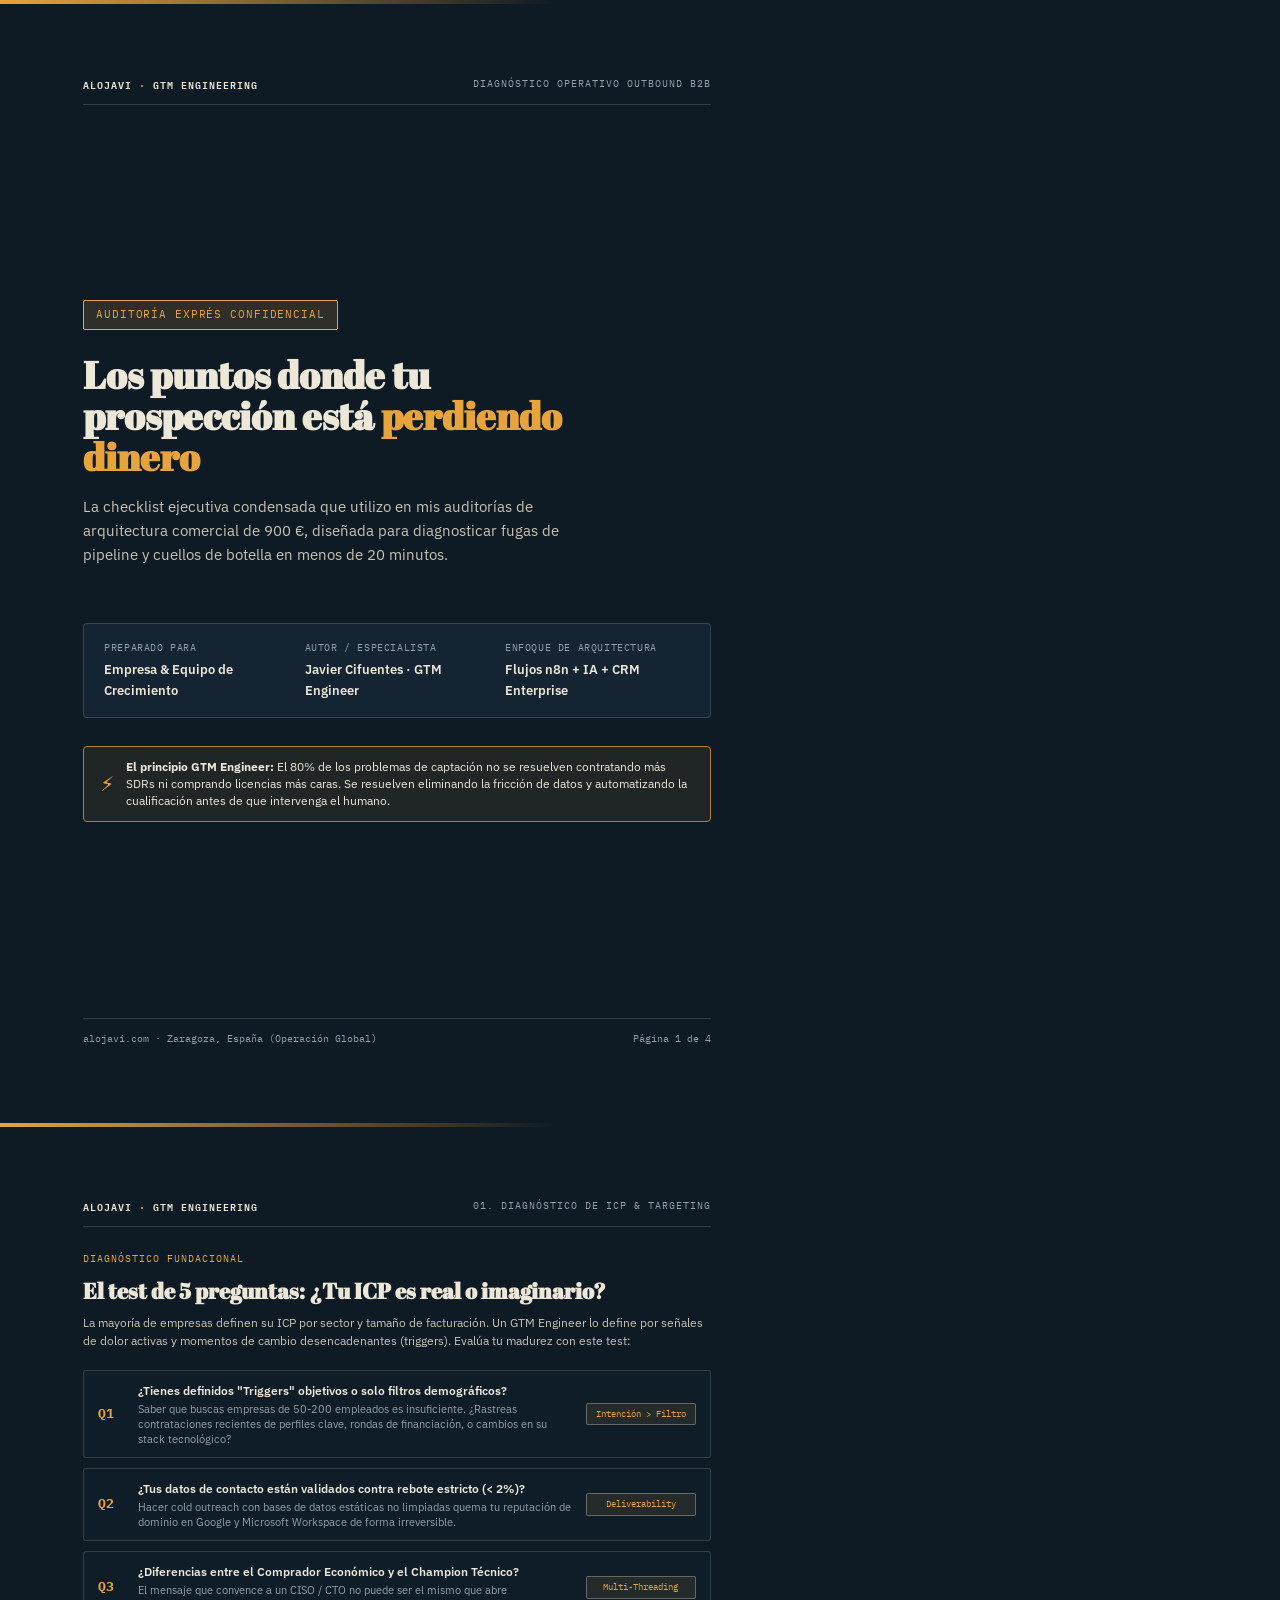
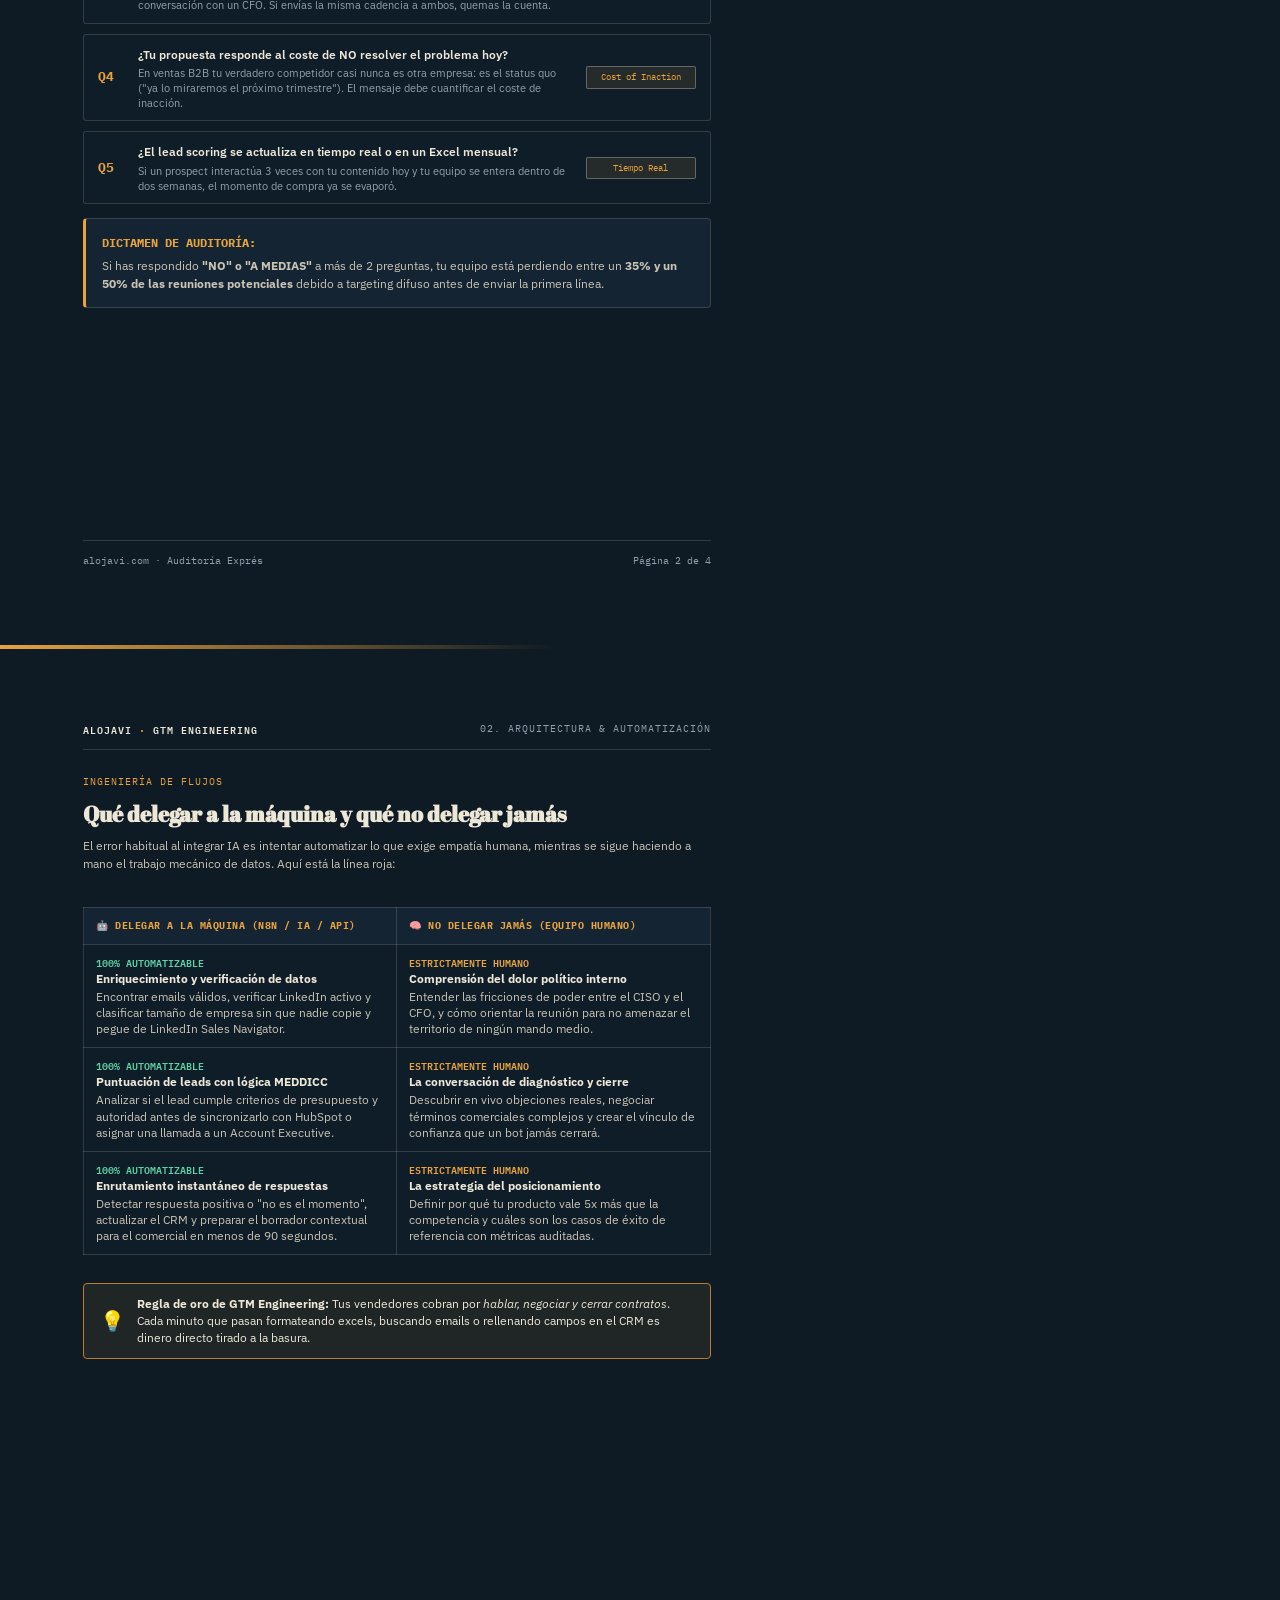
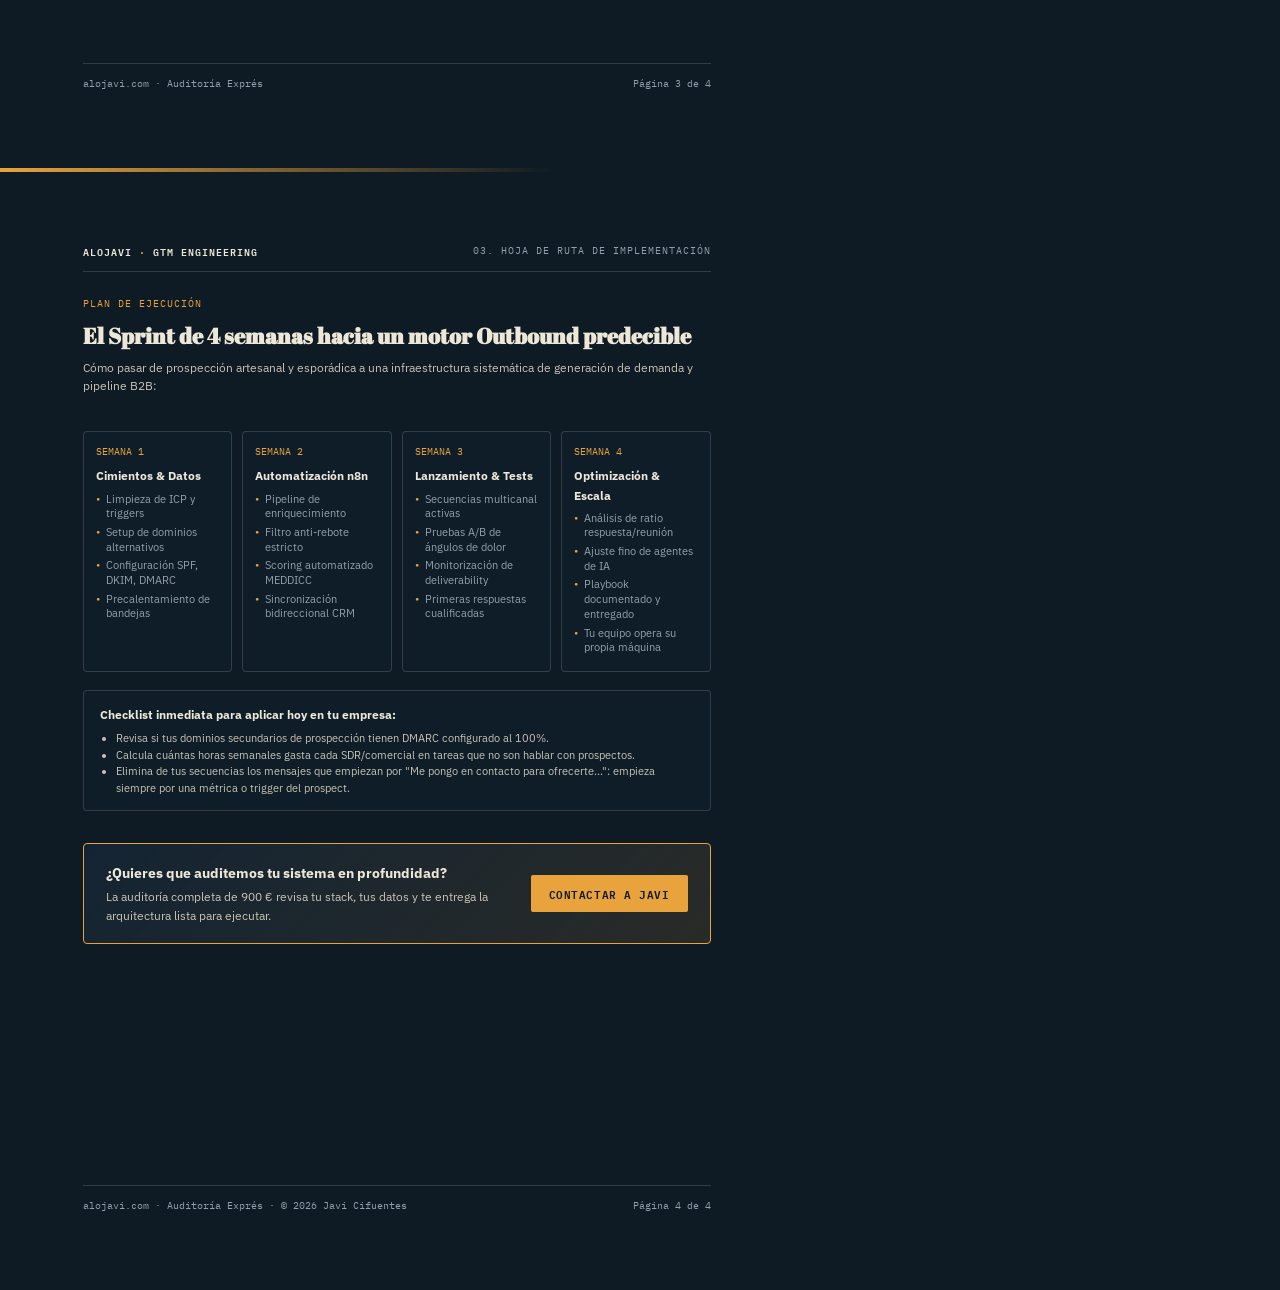
<file: assets/docs/auditoria-express.html>
<!DOCTYPE html>
<html lang="es">
<head>
  <meta charset="UTF-8">
  <title>Auditoría Exprés: Los Puntos Donde Tu Prospección Pierde Dinero</title>
  <link rel="preconnect" href="https://fonts.googleapis.com">
  <link rel="preconnect" href="https://fonts.gstatic.com" crossorigin>
  <link href="https://fonts.googleapis.com/css2?family=Abril+Fatface&family=IBM+Plex+Mono:wght@400;500;600&family=IBM+Plex+Sans:wght@300;400;500;600;700&display=swap" rel="stylesheet">
  <style>
    :root {
      --ink: #0E1A24;
      --ink-deep: #091118;
      --panel: #142433;
      --panel-2: #0F1D29;
      --paper: #EDE7D8;
      --paper-dim: #C9C3B4;
      --line: rgba(237, 231, 216, 0.16);
      --line-strong: rgba(237, 231, 216, 0.32);
      --muted: #93A0AC;
      --accent: #E8A33D;
      --accent-dim: #B97F27;
      --accent-glow: rgba(232, 163, 61, 0.15);
      --font-serif: 'Abril Fatface', Georgia, serif;
      --font-sans: 'IBM Plex Sans', system-ui, -apple-system, sans-serif;
      --font-mono: 'IBM Plex Mono', monospace;
    }

    * {
      box-sizing: border-box;
      margin: 0;
      padding: 0;
      -webkit-print-color-adjust: exact !important;
      print-color-adjust: exact !important;
    }

    body {
      background-color: var(--ink);
      color: var(--paper);
      font-family: var(--font-sans);
      font-size: 13px;
      line-height: 1.6;
      -webkit-font-smoothing: antialiased;
    }

    @page {
      size: A4 portrait;
      margin: 0;
    }

    .page {
      width: 210mm;
      min-height: 297mm;
      height: 297mm;
      padding: 20mm 22mm;
      position: relative;
      background: var(--ink);
      page-break-after: always;
      display: flex;
      flex-direction: column;
      justify-content: space-between;
      overflow: hidden;
    }

    .page::before {
      content: "";
      position: absolute;
      top: 0;
      left: 0;
      right: 0;
      height: 4px;
      background: linear-gradient(90deg, var(--accent), transparent 70%);
    }

    .page-header {
      display: flex;
      justify-content: space-between;
      align-items: center;
      border-bottom: 1px solid var(--line);
      padding-bottom: 12px;
      margin-bottom: 24px;
      font-family: var(--font-mono);
      font-size: 10px;
      color: var(--muted);
      text-transform: uppercase;
      letter-spacing: 0.1em;
    }

    .page-header .brand {
      color: var(--paper);
      font-weight: 600;
    }

    .page-header .brand span {
      color: var(--accent);
    }

    .page-footer {
      display: flex;
      justify-content: space-between;
      align-items: center;
      border-top: 1px solid var(--line);
      padding-top: 12px;
      margin-top: 24px;
      font-family: var(--font-mono);
      font-size: 10px;
      color: var(--muted);
    }

    .page-content {
      flex: 1;
      display: flex;
      flex-direction: column;
    }

    /* Cover Page Styling */
    .cover-content {
      flex: 1;
      display: flex;
      flex-direction: column;
      justify-content: center;
      padding: 20px 0;
    }

    .badge {
      display: inline-flex;
      align-items: center;
      gap: 6px;
      background: var(--accent-glow);
      border: 1px solid var(--accent);
      color: var(--accent);
      font-family: var(--font-mono);
      font-size: 11px;
      padding: 5px 12px;
      border-radius: 2px;
      text-transform: uppercase;
      letter-spacing: 0.08em;
      margin-bottom: 24px;
      width: fit-content;
    }

    .cover-title {
      font-family: var(--font-serif);
      font-size: 38px;
      line-height: 1.08;
      color: var(--paper);
      margin-bottom: 18px;
      max-width: 90%;
    }

    .cover-title span {
      color: var(--accent);
    }

    .cover-subtitle {
      font-size: 15px;
      color: var(--paper-dim);
      max-width: 82%;
      line-height: 1.6;
      margin-bottom: 36px;
    }

    .meta-box {
      display: grid;
      grid-template-columns: repeat(3, 1fr);
      gap: 16px;
      background: var(--panel);
      border: 1px solid var(--line);
      padding: 16px 20px;
      border-radius: 4px;
      margin-top: 20px;
    }

    .meta-item .label {
      font-family: var(--font-mono);
      font-size: 10px;
      color: var(--muted);
      text-transform: uppercase;
      letter-spacing: 0.06em;
      margin-bottom: 4px;
    }

    .meta-item .value {
      font-size: 13px;
      font-weight: 600;
      color: var(--paper);
    }

    /* Internal Headings & Utilities */
    h2.section-title {
      font-family: var(--font-serif);
      font-size: 22px;
      color: var(--paper);
      margin-bottom: 6px;
    }

    .section-eyebrow {
      font-family: var(--font-mono);
      font-size: 10px;
      color: var(--accent);
      text-transform: uppercase;
      letter-spacing: 0.1em;
      margin-bottom: 6px;
    }

    .section-lead {
      color: var(--paper-dim);
      font-size: 12px;
      margin-bottom: 20px;
      line-height: 1.5;
    }

    /* Cards & Lists */
    .card {
      background: var(--panel);
      border: 1px solid var(--line);
      border-radius: 4px;
      padding: 14px 16px;
      margin-bottom: 12px;
    }

    .card-accent {
      border-left: 3px solid var(--accent);
    }

    .test-grid {
      display: flex;
      flex-direction: column;
      gap: 10px;
    }

    .test-row {
      display: grid;
      grid-template-columns: 28px 1fr 110px;
      gap: 12px;
      background: var(--panel-2);
      border: 1px solid var(--line);
      padding: 10px 14px;
      align-items: center;
      border-radius: 3px;
    }

    .test-num {
      font-family: var(--font-mono);
      font-size: 13px;
      font-weight: 700;
      color: var(--accent);
    }

    .test-body h4 {
      font-size: 12px;
      font-weight: 600;
      color: var(--paper);
      margin-bottom: 2px;
    }

    .test-body p {
      font-size: 11px;
      color: var(--muted);
      line-height: 1.35;
    }

    .test-pill {
      font-family: var(--font-mono);
      font-size: 9px;
      padding: 3px 8px;
      background: rgba(232, 163, 61, 0.1);
      color: var(--accent);
      border: 1px solid var(--line-strong);
      text-align: center;
      border-radius: 2px;
    }

    .callout {
      background: rgba(232, 163, 61, 0.08);
      border: 1px solid var(--accent-dim);
      padding: 12px 16px;
      border-radius: 4px;
      margin-top: 14px;
      display: flex;
      gap: 12px;
      align-items: center;
    }

    .callout-icon {
      font-size: 20px;
      color: var(--accent);
      line-height: 1;
    }

    .callout p {
      font-size: 11.5px;
      color: var(--paper);
      line-height: 1.45;
    }

    /* Comparison Table / Matrix */
    .matrix-table {
      width: 100%;
      border-collapse: collapse;
      margin: 14px 0;
      font-size: 11.5px;
    }

    .matrix-table th {
      background: var(--panel);
      color: var(--accent);
      font-family: var(--font-mono);
      font-size: 10px;
      text-transform: uppercase;
      letter-spacing: 0.05em;
      text-align: left;
      padding: 10px 12px;
      border: 1px solid var(--line);
    }

    .matrix-table td {
      padding: 10px 12px;
      border: 1px solid var(--line);
      background: var(--panel-2);
      color: var(--paper-dim);
      vertical-align: top;
      line-height: 1.4;
    }

    .matrix-table td strong {
      color: var(--paper);
      display: block;
      margin-bottom: 2px;
    }

    .tag-machine {
      color: #5CD0A2;
      font-family: var(--font-mono);
      font-size: 10px;
      font-weight: 600;
    }

    .tag-human {
      color: var(--accent);
      font-family: var(--font-mono);
      font-size: 10px;
      font-weight: 600;
    }

    /* 4 Weeks Action Plan */
    .roadmap {
      display: grid;
      grid-template-columns: repeat(4, 1fr);
      gap: 10px;
      margin-top: 16px;
    }

    .roadmap-col {
      background: var(--panel-2);
      border: 1px solid var(--line);
      padding: 12px;
      border-radius: 4px;
      position: relative;
    }

    .roadmap-week {
      font-family: var(--font-mono);
      font-size: 10px;
      color: var(--accent);
      text-transform: uppercase;
      margin-bottom: 6px;
    }

    .roadmap-col h5 {
      font-size: 12px;
      color: var(--paper);
      margin-bottom: 6px;
    }

    .roadmap-col ul {
      list-style: none;
      font-size: 10.5px;
      color: var(--muted);
      line-height: 1.4;
    }

    .roadmap-col li {
      margin-bottom: 4px;
      position: relative;
      padding-left: 10px;
    }

    .roadmap-col li::before {
      content: "•";
      position: absolute;
      left: 0;
      color: var(--accent);
    }

    .cta-box {
      margin-top: 20px;
      background: linear-gradient(135deg, var(--panel) 0%, rgba(232, 163, 61, 0.12) 100%);
      border: 1px solid var(--accent);
      padding: 18px 22px;
      border-radius: 4px;
      display: flex;
      justify-content: space-between;
      align-items: center;
    }

    .cta-text h4 {
      font-size: 14px;
      color: var(--paper);
      margin-bottom: 4px;
    }

    .cta-text p {
      font-size: 11.5px;
      color: var(--paper-dim);
    }

    .cta-btn {
      background: var(--accent);
      color: var(--ink);
      font-family: var(--font-mono);
      font-size: 11px;
      font-weight: 600;
      padding: 10px 18px;
      border-radius: 2px;
      text-transform: uppercase;
      letter-spacing: 0.05em;
      text-decoration: none;
      white-space: nowrap;
    }
  </style>
</head>
<body>

  <!-- ==================== PÁGINA 1: PORTADA & EXECUTIVE SUMMARY ==================== -->
  <div class="page">
    <div class="page-header">
      <div class="brand">Alojavi <span>·</span> GTM Engineering</div>
      <div>Diagnóstico Operativo Outbound B2B</div>
    </div>

    <div class="page-content cover-content">
      <div class="badge">Auditoría Exprés Confidencial</div>
      <h1 class="cover-title">Los puntos donde tu prospección está <span>perdiendo dinero</span></h1>
      <p class="cover-subtitle">
        La checklist ejecutiva condensada que utilizo en mis auditorías de arquitectura comercial de 900 €, diseñada para diagnosticar fugas de pipeline y cuellos de botella en menos de 20 minutos.
      </p>

      <div class="meta-box">
        <div class="meta-item">
          <div class="label">Preparado para</div>
          <div class="value" id="docCompany">Empresa & Equipo de Crecimiento</div>
        </div>
        <div class="meta-item">
          <div class="label">Autor / Especialista</div>
          <div class="value">Javier Cifuentes · GTM Engineer</div>
        </div>
        <div class="meta-item">
          <div class="label">Enfoque de Arquitectura</div>
          <div class="value">Flujos n8n + IA + CRM Enterprise</div>
        </div>
      </div>

      <div class="callout" style="margin-top: 28px;">
        <div class="callout-icon">⚡</div>
        <p>
          <strong>El principio GTM Engineer:</strong> El 80% de los problemas de captación no se resuelven contratando más SDRs ni comprando licencias más caras. Se resuelven eliminando la fricción de datos y automatizando la cualificación antes de que intervenga el humano.
        </p>
      </div>
    </div>

    <div class="page-footer">
      <div>alojavi.com · Zaragoza, España (Operación Global)</div>
      <div>Página 1 de 4</div>
    </div>
  </div>

  <!-- ==================== PÁGINA 2: EL TEST DEL ICP REAL VS IMAGINARIO ==================== -->
  <div class="page">
    <div class="page-header">
      <div class="brand">Alojavi <span>·</span> GTM Engineering</div>
      <div>01. Diagnóstico de ICP & Targeting</div>
    </div>

    <div class="page-content">
      <div class="section-eyebrow">Diagnóstico Fundacional</div>
      <h2 class="section-title">El test de 5 preguntas: ¿Tu ICP es real o imaginario?</h2>
      <p class="section-lead">
        La mayoría de empresas definen su ICP por sector y tamaño de facturación. Un GTM Engineer lo define por señales de dolor activas y momentos de cambio desencadenantes (triggers). Evalúa tu madurez con este test:
      </p>

      <div class="test-grid">
        <div class="test-row">
          <div class="test-num">Q1</div>
          <div class="test-body">
            <h4>¿Tienes definidos "Triggers" objetivos o solo filtros demográficos?</h4>
            <p>Saber que buscas empresas de 50-200 empleados es insuficiente. ¿Rastreas contrataciones recientes de perfiles clave, rondas de financiación, o cambios en su stack tecnológico?</p>
          </div>
          <div class="test-pill">Intención > Filtro</div>
        </div>

        <div class="test-row">
          <div class="test-num">Q2</div>
          <div class="test-body">
            <h4>¿Tus datos de contacto están validados contra rebote estricto (< 2%)?</h4>
            <p>Hacer cold outreach con bases de datos estáticas no limpiadas quema tu reputación de dominio en Google y Microsoft Workspace de forma irreversible.</p>
          </div>
          <div class="test-pill">Deliverability</div>
        </div>

        <div class="test-row">
          <div class="test-num">Q3</div>
          <div class="test-body">
            <h4>¿Diferencias entre el Comprador Económico y el Champion Técnico?</h4>
            <p>El mensaje que convence a un CISO / CTO no puede ser el mismo que abre conversación con un CFO. Si envías la misma cadencia a ambos, quemas la cuenta.</p>
          </div>
          <div class="test-pill">Multi-Threading</div>
        </div>

        <div class="test-row">
          <div class="test-num">Q4</div>
          <div class="test-body">
            <h4>¿Tu propuesta responde al coste de NO resolver el problema hoy?</h4>
            <p>En ventas B2B tu verdadero competidor casi nunca es otra empresa: es el status quo ("ya lo miraremos el próximo trimestre"). El mensaje debe cuantificar el coste de inacción.</p>
          </div>
          <div class="test-pill">Cost of Inaction</div>
        </div>

        <div class="test-row">
          <div class="test-num">Q5</div>
          <div class="test-body">
            <h4>¿El lead scoring se actualiza en tiempo real o en un Excel mensual?</h4>
            <p>Si un prospect interactúa 3 veces con tu contenido hoy y tu equipo se entera dentro de dos semanas, el momento de compra ya se evaporó.</p>
          </div>
          <div class="test-pill">Tiempo Real</div>
        </div>
      </div>

      <div class="card card-accent" style="margin-top: 14px;">
        <h4 style="color:var(--accent); font-size:12px; margin-bottom:4px; font-family:var(--font-mono);">DICTAMEN DE AUDITORÍA:</h4>
        <p style="font-size:11.5px; color:var(--paper-dim);">
          Si has respondido <strong>"NO" o "A MEDIAS"</strong> a más de 2 preguntas, tu equipo está perdiendo entre un <strong>35% y un 50% de las reuniones potenciales</strong> debido a targeting difuso antes de enviar la primera línea.
        </p>
      </div>
    </div>

    <div class="page-footer">
      <div>alojavi.com · Auditoría Exprés</div>
      <div>Página 2 de 4</div>
    </div>
  </div>

  <!-- ==================== PÁGINA 3: CUELLOS DE BOTELLA & MATRIZ DE DELEGACIÓN ==================== -->
  <div class="page">
    <div class="page-header">
      <div class="brand">Alojavi <span>·</span> GTM Engineering</div>
      <div>02. Arquitectura & Automatización</div>
    </div>

    <div class="page-content">
      <div class="section-eyebrow">Ingeniería de Flujos</div>
      <h2 class="section-title">Qué delegar a la máquina y qué no delegar jamás</h2>
      <p class="section-lead">
        El error habitual al integrar IA es intentar automatizar lo que exige empatía humana, mientras se sigue haciendo a mano el trabajo mecánico de datos. Aquí está la línea roja:
      </p>

      <table class="matrix-table">
        <thead>
          <tr>
            <th style="width: 50%;">🤖 Delegar a la Máquina (n8n / IA / API)</th>
            <th style="width: 50%;">🧠 No delegar jamás (Equipo Humano)</th>
          </tr>
        </thead>
        <tbody>
          <tr>
            <td>
              <span class="tag-machine">100% AUTOMATIZABLE</span>
              <strong>Enriquecimiento y verificación de datos</strong>
              Encontrar emails válidos, verificar LinkedIn activo y clasificar tamaño de empresa sin que nadie copie y pegue de LinkedIn Sales Navigator.
            </td>
            <td>
              <span class="tag-human">ESTRICTAMENTE HUMANO</span>
              <strong>Comprensión del dolor político interno</strong>
              Entender las fricciones de poder entre el CISO y el CFO, y cómo orientar la reunión para no amenazar el territorio de ningún mando medio.
            </td>
          </tr>
          <tr>
            <td>
              <span class="tag-machine">100% AUTOMATIZABLE</span>
              <strong>Puntuación de leads con lógica MEDDICC</strong>
              Analizar si el lead cumple criterios de presupuesto y autoridad antes de sincronizarlo con HubSpot o asignar una llamada a un Account Executive.
            </td>
            <td>
              <span class="tag-human">ESTRICTAMENTE HUMANO</span>
              <strong>La conversación de diagnóstico y cierre</strong>
              Descubrir en vivo objeciones reales, negociar términos comerciales complejos y crear el vínculo de confianza que un bot jamás cerrará.
            </td>
          </tr>
          <tr>
            <td>
              <span class="tag-machine">100% AUTOMATIZABLE</span>
              <strong>Enrutamiento instantáneo de respuestas</strong>
              Detectar respuesta positiva o "no es el momento", actualizar el CRM y preparar el borrador contextual para el comercial en menos de 90 segundos.
            </td>
            <td>
              <span class="tag-human">ESTRICTAMENTE HUMANO</span>
              <strong>La estrategia del posicionamiento</strong>
              Definir por qué tu producto vale 5x más que la competencia y cuáles son los casos de éxito de referencia con métricas auditadas.
            </td>
          </tr>
        </tbody>
      </table>

      <div class="callout">
        <div class="callout-icon">💡</div>
        <p>
          <strong>Regla de oro de GTM Engineering:</strong> Tus vendedores cobran por <em>hablar, negociar y cerrar contratos</em>. Cada minuto que pasan formateando excels, buscando emails o rellenando campos en el CRM es dinero directo tirado a la basura.
        </p>
      </div>
    </div>

    <div class="page-footer">
      <div>alojavi.com · Auditoría Exprés</div>
      <div>Página 3 de 4</div>
    </div>
  </div>

  <!-- ==================== PÁGINA 4: PLAN DE ACCIÓN & PRÓXIMOS PASOS ==================== -->
  <div class="page">
    <div class="page-header">
      <div class="brand">Alojavi <span>·</span> GTM Engineering</div>
      <div>03. Hoja de Ruta de Implementación</div>
    </div>

    <div class="page-content">
      <div class="section-eyebrow">Plan de Ejecución</div>
      <h2 class="section-title">El Sprint de 4 semanas hacia un motor Outbound predecible</h2>
      <p class="section-lead">
        Cómo pasar de prospección artesanal y esporádica a una infraestructura sistemática de generación de demanda y pipeline B2B:
      </p>

      <div class="roadmap">
        <div class="roadmap-col">
          <div class="roadmap-week">Semana 1</div>
          <h5>Cimientos & Datos</h5>
          <ul>
            <li>Limpieza de ICP y triggers</li>
            <li>Setup de dominios alternativos</li>
            <li>Configuración SPF, DKIM, DMARC</li>
            <li>Precalentamiento de bandejas</li>
          </ul>
        </div>

        <div class="roadmap-col">
          <div class="roadmap-week">Semana 2</div>
          <h5>Automatización n8n</h5>
          <ul>
            <li>Pipeline de enriquecimiento</li>
            <li>Filtro anti-rebote estricto</li>
            <li>Scoring automatizado MEDDICC</li>
            <li>Sincronización bidireccional CRM</li>
          </ul>
        </div>

        <div class="roadmap-col">
          <div class="roadmap-week">Semana 3</div>
          <h5>Lanzamiento & Tests</h5>
          <ul>
            <li>Secuencias multicanal activas</li>
            <li>Pruebas A/B de ángulos de dolor</li>
            <li>Monitorización de deliverability</li>
            <li>Primeras respuestas cualificadas</li>
          </ul>
        </div>

        <div class="roadmap-col">
          <div class="roadmap-week">Semana 4</div>
          <h5>Optimización & Escala</h5>
          <ul>
            <li>Análisis de ratio respuesta/reunión</li>
            <li>Ajuste fino de agentes de IA</li>
            <li>Playbook documentado y entregado</li>
            <li>Tu equipo opera su propia máquina</li>
          </ul>
        </div>
      </div>

      <div class="card" style="margin-top: 18px; background: var(--panel-2);">
        <h4 style="font-size:12px; color:var(--paper); margin-bottom: 6px;">Checklist inmediata para aplicar hoy en tu empresa:</h4>
        <ul style="font-size:11px; color:var(--paper-dim); padding-left:16px; line-height:1.5;">
          <li>Revisa si tus dominios secundarios de prospección tienen DMARC configurado al 100%.</li>
          <li>Calcula cuántas horas semanales gasta cada SDR/comercial en tareas que no son hablar con prospectos.</li>
          <li>Elimina de tus secuencias los mensajes que empiezan por "Me pongo en contacto para ofrecerte...": empieza siempre por una métrica o trigger del prospect.</li>
        </ul>
      </div>

      <div class="cta-box">
        <div class="cta-text">
          <h4>¿Quieres que auditemos tu sistema en profundidad?</h4>
          <p>La auditoría completa de 900 € revisa tu stack, tus datos y te entrega la arquitectura lista para ejecutar.</p>
        </div>
        <a class="cta-btn" href="https://alojavi.com/#contacto" target="_blank">Contactar a Javi</a>
      </div>
    </div>

    <div class="page-footer">
      <div>alojavi.com · Auditoría Exprés · © 2026 Javi Cifuentes</div>
      <div>Página 4 de 4</div>
    </div>
  </div>

</body>
</html>
</file>
